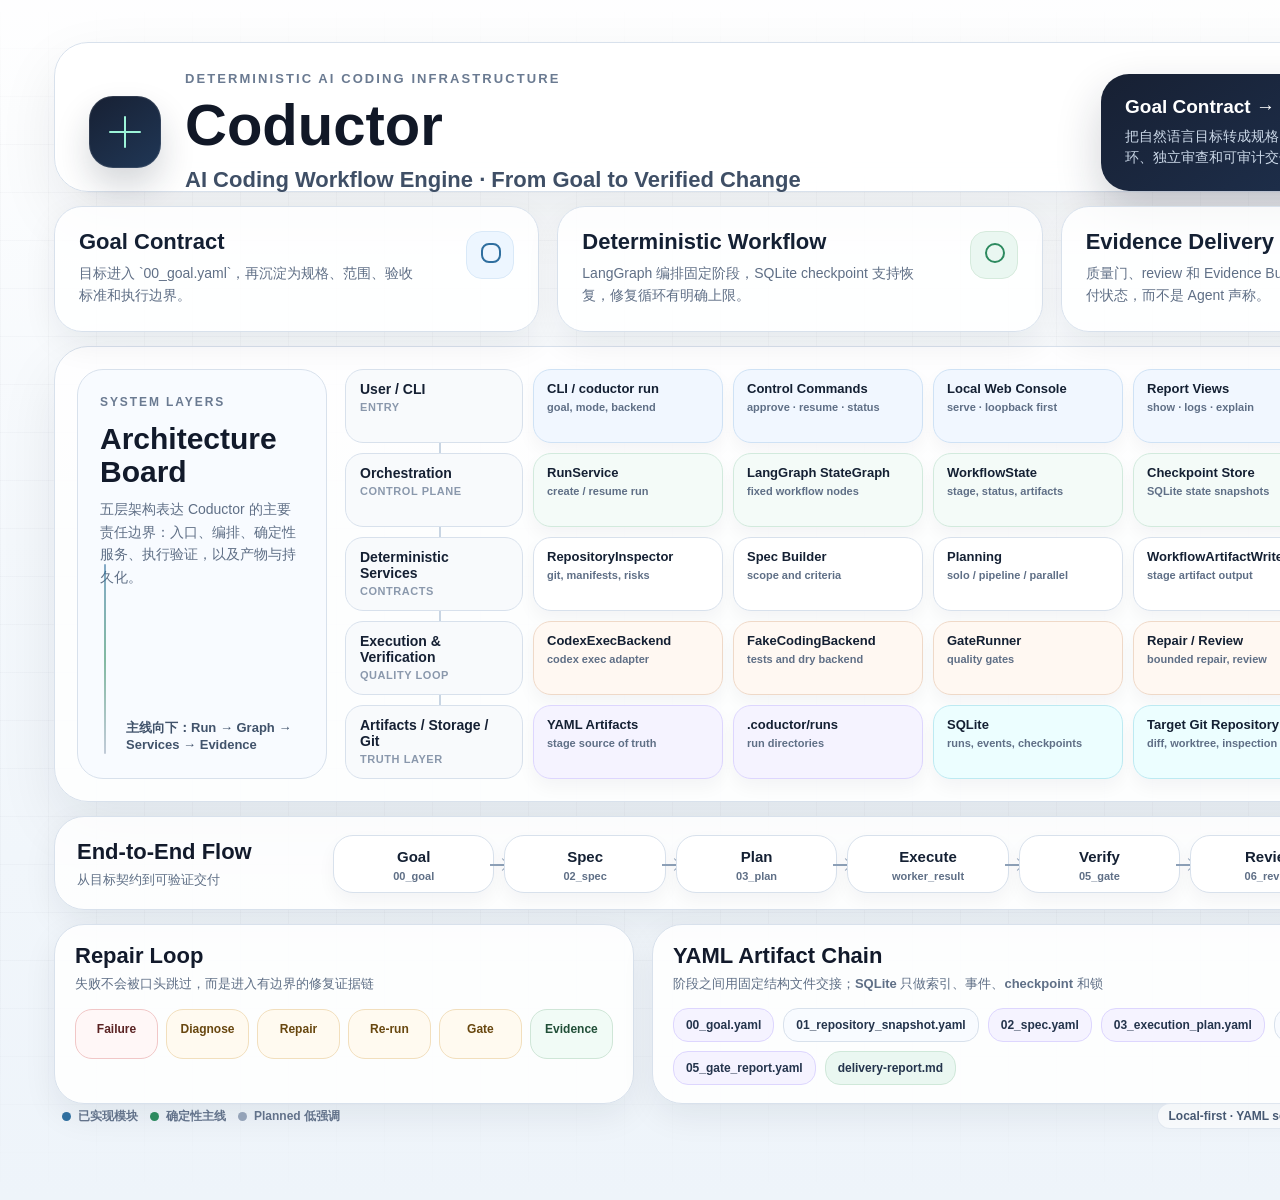
<file: docs/architecture/coductor-architecture-board.html>
<!doctype html>
<html lang="zh-CN">
<head>
  <meta charset="utf-8">
  <meta name="viewport" content="width=device-width, initial-scale=1">
  <title>Coductor Architecture Board</title>
  <style>
    :root {
      --ink: #121a2b;
      --muted: #5f6f86;
      --soft: #8a98ac;
      --line: #d8e1ec;
      --line-strong: #c6d2df;
      --paper: #ffffff;
      --canvas: #f5f8fc;
      --navy: #172033;
      --navy-2: #263858;
      --blue: #2f6f9f;
      --cyan: #0f8aa3;
      --green: #2d8a5f;
      --amber: #b7791f;
      --red: #bd5b5b;
      --green-bg: #eaf7f1;
      --blue-bg: #edf6ff;
      --cyan-bg: #eafeff;
      --amber-bg: #fff7dc;
      --red-bg: #fff0f0;
      --violet-bg: #f5f3ff;
      --shadow: 0 24px 60px rgba(16, 24, 40, 0.08);
      --soft-shadow: 0 12px 34px rgba(16, 24, 40, 0.07);
      --font: Inter, -apple-system, BlinkMacSystemFont, "SF Pro Display", "PingFang SC", "Microsoft YaHei", "Noto Sans CJK SC", sans-serif;
    }

    * {
      box-sizing: border-box;
    }

    html,
    body {
      margin: 0;
      background: #eaf0f7;
      color: var(--ink);
      font-family: var(--font);
      letter-spacing: 0;
    }

    body {
      width: 1600px;
      min-height: 1200px;
      overflow: hidden;
    }

    .board {
      position: relative;
      width: 1600px;
      height: 1200px;
      overflow: hidden;
      background:
        linear-gradient(180deg, rgba(255, 255, 255, 0.96), rgba(244, 248, 252, 0.98) 46%, rgba(238, 244, 250, 1)),
        radial-gradient(circle at 84% 11%, rgba(47, 111, 159, 0.10), transparent 28%),
        radial-gradient(circle at 14% 86%, rgba(15, 138, 163, 0.08), transparent 24%);
    }

    .board::before {
      content: "";
      position: absolute;
      inset: 0;
      pointer-events: none;
      background-image:
        linear-gradient(rgba(23, 32, 51, 0.025) 1px, transparent 1px),
        linear-gradient(90deg, rgba(23, 32, 51, 0.025) 1px, transparent 1px);
      background-size: 48px 48px;
      mask-image: linear-gradient(180deg, transparent, black 12%, black 82%, transparent);
    }

    .shell {
      position: absolute;
      inset: 42px 54px 42px 54px;
      display: grid;
      grid-template-rows: 150px 126px 456px 94px 160px 36px;
      gap: 14px;
    }

    .hero {
      position: relative;
      display: grid;
      grid-template-columns: 1fr 430px;
      align-items: center;
      padding: 28px 34px;
      border: 1px solid var(--line);
      border-radius: 34px;
      background: rgba(255, 255, 255, 0.82);
      box-shadow: var(--shadow);
      backdrop-filter: blur(12px);
    }

    .brand {
      display: flex;
      align-items: center;
      gap: 24px;
    }

    .mark {
      position: relative;
      width: 72px;
      height: 72px;
      border-radius: 24px;
      background: linear-gradient(145deg, var(--navy), #203756);
      box-shadow: inset 0 0 0 1px rgba(255, 255, 255, 0.10), 0 18px 34px rgba(23, 32, 51, 0.18);
    }

    .mark::before,
    .mark::after {
      content: "";
      position: absolute;
      left: 20px;
      right: 20px;
      top: 35px;
      height: 2px;
      border-radius: 999px;
      background: #9cf4d8;
    }

    .mark::after {
      top: 20px;
      bottom: 20px;
      left: 35px;
      right: auto;
      width: 2px;
      height: auto;
    }

    .eyebrow {
      margin: 0 0 8px;
      color: #6a7a91;
      font-size: 13px;
      font-weight: 760;
      text-transform: uppercase;
      letter-spacing: 0.16em;
    }

    h1 {
      margin: 0;
      color: #111827;
      font-size: 58px;
      line-height: 1.06;
      font-weight: 820;
    }

    .hero-sub {
      margin: 12px 0 0;
      color: #3f4f66;
      font-size: 22px;
      font-weight: 640;
    }

    .hero-panel {
      justify-self: end;
      width: 410px;
      padding: 22px 24px;
      border-radius: 28px;
      color: #eef6ff;
      background: linear-gradient(145deg, #172033, #213657);
      box-shadow: 0 20px 46px rgba(23, 32, 51, 0.20);
    }

    .hero-panel strong {
      display: block;
      margin-bottom: 8px;
      color: #ffffff;
      font-size: 19px;
      font-weight: 780;
    }

    .hero-panel span {
      display: block;
      color: #cbd8e8;
      font-size: 14px;
      line-height: 1.55;
      font-weight: 560;
    }

    .capabilities {
      display: grid;
      grid-template-columns: repeat(3, 1fr);
      gap: 18px;
    }

    .cap-card {
      position: relative;
      padding: 22px 24px;
      border: 1px solid var(--line);
      border-radius: 28px;
      background: rgba(255, 255, 255, 0.84);
      box-shadow: var(--soft-shadow);
      overflow: hidden;
    }

    .cap-card::after {
      content: "";
      position: absolute;
      top: 24px;
      right: 24px;
      width: 46px;
      height: 46px;
      border-radius: 16px;
      background: var(--blue-bg);
      border: 1px solid #d9e9f8;
    }

    .cap-card:nth-child(2)::after {
      background: var(--green-bg);
      border-color: #d5eadc;
    }

    .cap-card:nth-child(3)::after {
      background: var(--violet-bg);
      border-color: #ddd6fe;
    }

    .cap-icon {
      position: absolute;
      top: 36px;
      right: 37px;
      width: 20px;
      height: 20px;
      z-index: 1;
      border: 2px solid #2f6f9f;
      border-radius: 8px;
    }

    .cap-card:nth-child(2) .cap-icon {
      border-color: var(--green);
      border-radius: 50%;
    }

    .cap-card:nth-child(3) .cap-icon {
      border-color: #6d5bd0;
      transform: rotate(45deg);
    }

    .cap-card h2 {
      margin: 0 0 8px;
      font-size: 22px;
      font-weight: 790;
      color: #142033;
    }

    .cap-card p {
      width: 77%;
      margin: 0;
      color: var(--muted);
      font-size: 14px;
      line-height: 1.55;
      font-weight: 540;
    }

    .architecture {
      display: grid;
      grid-template-columns: 250px 1fr;
      gap: 18px;
      padding: 22px;
      border: 1px solid var(--line);
      border-radius: 34px;
      background: rgba(255, 255, 255, 0.86);
      box-shadow: var(--shadow);
    }

    .arch-label {
      position: relative;
      padding: 22px;
      border-radius: 26px;
      background: #f8fbff;
      border: 1px solid var(--line);
      overflow: hidden;
    }

    .arch-label::after {
      content: "";
      position: absolute;
      left: 26px;
      bottom: 24px;
      width: 2px;
      height: 190px;
      border-radius: 99px;
      background: linear-gradient(180deg, #2f6f9f, #2d8a5f, #9aa8bc);
      opacity: 0.58;
    }

    .arch-label .kicker {
      color: #6a7a91;
      font-size: 12px;
      font-weight: 780;
      letter-spacing: 0.16em;
      text-transform: uppercase;
    }

    .arch-label h2 {
      margin: 12px 0 10px;
      color: #121a2b;
      font-size: 30px;
      line-height: 1.1;
      font-weight: 820;
    }

    .arch-label p {
      margin: 0;
      color: var(--muted);
      font-size: 14px;
      line-height: 1.62;
      font-weight: 540;
    }

    .arch-note {
      position: absolute;
      left: 48px;
      bottom: 26px;
      color: #41536b;
      font-size: 13px;
      font-weight: 690;
    }

    .layers {
      display: grid;
      grid-template-rows: repeat(5, 1fr);
      gap: 10px;
    }

    .layer {
      position: relative;
      display: grid;
      grid-template-columns: 178px repeat(5, minmax(0, 1fr));
      gap: 10px;
      min-height: 72px;
    }

    .layer:not(:last-child)::after {
      content: "";
      position: absolute;
      left: 86px;
      bottom: -10px;
      width: 18px;
      height: 10px;
      background:
        linear-gradient(90deg, transparent 8px, #c8d5e3 8px, #c8d5e3 10px, transparent 10px);
    }

    .lane {
      padding: 11px 14px;
      border-radius: 18px;
      border: 1px solid var(--line);
      background: #f8fafc;
    }

    .lane strong {
      display: block;
      color: #152033;
      font-size: 14px;
      font-weight: 790;
    }

    .lane span {
      display: block;
      margin-top: 4px;
      color: var(--soft);
      font-size: 11px;
      font-weight: 620;
      text-transform: uppercase;
      letter-spacing: 0.05em;
    }

    .module {
      min-width: 0;
      padding: 11px 13px;
      border-radius: 18px;
      border: 1px solid var(--line);
      background: #ffffff;
      box-shadow: 0 8px 18px rgba(15, 23, 42, 0.045);
    }

    .module strong {
      display: block;
      overflow: hidden;
      color: #142033;
      font-size: 13px;
      font-weight: 780;
      white-space: nowrap;
      text-overflow: ellipsis;
    }

    .module span {
      display: block;
      overflow: hidden;
      margin-top: 5px;
      color: var(--muted);
      font-size: 11px;
      font-weight: 560;
      white-space: nowrap;
      text-overflow: ellipsis;
    }

    .module.primary {
      background: #f1f7ff;
      border-color: #cfe2f5;
    }

    .module.service {
      background: #f4fbf8;
      border-color: #d2eadd;
    }

    .module.exec {
      background: #fff8f2;
      border-color: #efd9c8;
    }

    .module.data {
      background: #f5f3ff;
      border-color: #ddd6fe;
    }

    .module.store {
      background: #ecfeff;
      border-color: #bdeaf2;
    }

    .module.planned {
      color: #64748b;
      background: #f7f8fa;
      border-color: #cfd6df;
      border-style: dashed;
      box-shadow: none;
    }

    .flow {
      display: grid;
      grid-template-columns: 238px 1fr;
      gap: 18px;
      padding: 18px 22px;
      border: 1px solid var(--line);
      border-radius: 30px;
      background: rgba(255, 255, 255, 0.86);
      box-shadow: var(--soft-shadow);
    }

    .flow-title,
    .bottom-title {
      align-self: center;
    }

    .flow-title strong,
    .bottom-title strong {
      display: block;
      color: #121a2b;
      font-size: 22px;
      font-weight: 820;
    }

    .flow-title span,
    .bottom-title span {
      display: block;
      margin-top: 6px;
      color: var(--muted);
      font-size: 13px;
      font-weight: 560;
    }

    .flow-steps {
      display: grid;
      grid-template-columns: repeat(7, 1fr);
      align-items: center;
      gap: 10px;
    }

    .step {
      position: relative;
      padding: 12px 12px 10px;
      border-radius: 20px;
      border: 1px solid var(--line);
      background: #ffffff;
      text-align: center;
      box-shadow: 0 8px 18px rgba(15, 23, 42, 0.045);
    }

    .step:not(:last-child)::after {
      content: "";
      position: absolute;
      top: 50%;
      right: -13px;
      width: 16px;
      height: 1.5px;
      background: #8da0b7;
    }

    .step:not(:last-child)::before {
      content: "";
      position: absolute;
      top: calc(50% - 4px);
      right: -14px;
      width: 8px;
      height: 8px;
      border-top: 1.5px solid #8da0b7;
      border-right: 1.5px solid #8da0b7;
      transform: rotate(45deg);
    }

    .step b {
      display: block;
      color: #142033;
      font-size: 15px;
      font-weight: 800;
    }

    .step small {
      display: block;
      margin-top: 5px;
      color: var(--muted);
      font-size: 11px;
      font-weight: 620;
    }

    .bottom-grid {
      display: grid;
      grid-template-columns: 0.96fr 1.48fr;
      gap: 18px;
    }

    .repair,
    .artifacts {
      min-width: 0;
      padding: 18px 20px;
      border: 1px solid var(--line);
      border-radius: 30px;
      background: rgba(255, 255, 255, 0.88);
      box-shadow: var(--soft-shadow);
    }

    .repair-track {
      display: grid;
      grid-template-columns: repeat(6, 1fr);
      gap: 8px;
      margin-top: 16px;
    }

    .repair-chip {
      position: relative;
      padding: 12px 8px;
      min-height: 50px;
      border-radius: 17px;
      border: 1px solid #f1c7c7;
      background: #fff7f7;
      color: #5a2323;
      font-size: 12px;
      font-weight: 780;
      text-align: center;
    }

    .repair-chip:nth-child(n+2):not(:last-child) {
      border-color: #f2dfbd;
      background: #fffaf0;
      color: #68470f;
    }

    .repair-chip:last-child {
      border-color: #cfe6d7;
      background: #f1fbf6;
      color: #214f38;
    }

    .artifact-row {
      display: flex;
      flex-wrap: wrap;
      gap: 9px;
      margin-top: 15px;
    }

    .file-pill {
      padding: 9px 12px;
      border-radius: 15px;
      border: 1px solid #d8e1ec;
      background: #f8fbff;
      color: #24344c;
      font-size: 12px;
      font-weight: 720;
      white-space: nowrap;
    }

    .file-pill.key {
      background: #f5f3ff;
      border-color: #ddd6fe;
    }

    .file-pill.final {
      background: #eaf7f1;
      border-color: #cfe8d9;
    }

    .footer {
      display: flex;
      align-items: center;
      justify-content: space-between;
      padding: 0 8px;
      color: #62728a;
      font-size: 12px;
      font-weight: 650;
    }

    .legend {
      display: flex;
      align-items: center;
      gap: 12px;
    }

    .legend span {
      display: inline-flex;
      align-items: center;
      gap: 7px;
    }

    .dot {
      width: 9px;
      height: 9px;
      border-radius: 999px;
      background: var(--green);
    }

    .dot.blue {
      background: var(--blue);
    }

    .dot.gray {
      background: #94a3b8;
    }

    .badge {
      display: inline-flex;
      align-items: center;
      padding: 5px 10px;
      border-radius: 999px;
      border: 1px solid rgba(216, 225, 236, 0.72);
      background: rgba(255, 255, 255, 0.62);
      color: #465872;
      font-size: 12px;
      font-weight: 700;
    }
  </style>
</head>
<body>
  <main class="board" aria-label="Coductor architecture board">
    <section class="shell">
      <header class="hero">
        <div class="brand">
          <div class="mark" aria-hidden="true"></div>
          <div>
            <p class="eyebrow">Deterministic AI Coding Infrastructure</p>
            <h1>Coductor</h1>
            <p class="hero-sub">AI Coding Workflow Engine · From Goal to Verified Change</p>
          </div>
        </div>
        <aside class="hero-panel">
          <strong>Goal Contract → Workflow → Evidence</strong>
          <span>把自然语言目标转成规格、计划、任务、质量门、修复闭环、独立审查和可审计交付证据。</span>
        </aside>
      </header>

      <section class="capabilities" aria-label="core capabilities">
        <article class="cap-card">
          <div class="cap-icon" aria-hidden="true"></div>
          <h2>Goal Contract</h2>
          <p>目标进入 `00_goal.yaml`，再沉淀为规格、范围、验收标准和执行边界。</p>
        </article>
        <article class="cap-card">
          <div class="cap-icon" aria-hidden="true"></div>
          <h2>Deterministic Workflow</h2>
          <p>LangGraph 编排固定阶段，SQLite checkpoint 支持恢复，修复循环有明确上限。</p>
        </article>
        <article class="cap-card">
          <div class="cap-icon" aria-hidden="true"></div>
          <h2>Evidence Delivery</h2>
          <p>质量门、review 和 Evidence Bundle 共同决定最终交付状态，而不是 Agent 声称。</p>
        </article>
      </section>

      <section class="architecture" aria-label="main architecture">
        <aside class="arch-label">
          <span class="kicker">System Layers</span>
          <h2>Architecture Board</h2>
          <p>五层架构表达 Coductor 的主要责任边界：入口、编排、确定性服务、执行验证，以及产物与持久化。</p>
          <div class="arch-note">主线向下：Run → Graph → Services → Evidence</div>
        </aside>
        <div class="layers">
          <div class="layer">
            <div class="lane"><strong>User / CLI</strong><span>entry</span></div>
            <div class="module primary"><strong>CLI / coductor run</strong><span>goal, mode, backend</span></div>
            <div class="module primary"><strong>Control Commands</strong><span>approve · resume · status</span></div>
            <div class="module primary"><strong>Local Web Console</strong><span>serve · loopback first</span></div>
            <div class="module primary"><strong>Report Views</strong><span>show · logs · explain</span></div>
            <div class="module primary"><strong>Operator Safety</strong><span>pause · stop · doctor</span></div>
          </div>

          <div class="layer">
            <div class="lane"><strong>Orchestration</strong><span>control plane</span></div>
            <div class="module service"><strong>RunService</strong><span>create / resume run</span></div>
            <div class="module service"><strong>LangGraph StateGraph</strong><span>fixed workflow nodes</span></div>
            <div class="module service"><strong>WorkflowState</strong><span>stage, status, artifacts</span></div>
            <div class="module service"><strong>Checkpoint Store</strong><span>SQLite state snapshots</span></div>
            <div class="module service"><strong>Run Locks</strong><span>control concurrency</span></div>
          </div>

          <div class="layer">
            <div class="lane"><strong>Deterministic Services</strong><span>contracts</span></div>
            <div class="module"><strong>RepositoryInspector</strong><span>git, manifests, risks</span></div>
            <div class="module"><strong>Spec Builder</strong><span>scope and criteria</span></div>
            <div class="module"><strong>Planning</strong><span>solo / pipeline / parallel</span></div>
            <div class="module"><strong>WorkflowArtifactWriter</strong><span>stage artifact output</span></div>
            <div class="module"><strong>ArtifactRepository</strong><span>hash, revision, history</span></div>
          </div>

          <div class="layer">
            <div class="lane"><strong>Execution & Verification</strong><span>quality loop</span></div>
            <div class="module exec"><strong>CodexExecBackend</strong><span>codex exec adapter</span></div>
            <div class="module exec"><strong>FakeCodingBackend</strong><span>tests and dry backend</span></div>
            <div class="module exec"><strong>GateRunner</strong><span>quality gates</span></div>
            <div class="module exec"><strong>Repair / Review</strong><span>bounded repair, review</span></div>
            <div class="module planned"><strong>CodexSdkBackend</strong><span>Planned placeholder</span></div>
          </div>

          <div class="layer">
            <div class="lane"><strong>Artifacts / Storage / Git</strong><span>truth layer</span></div>
            <div class="module data"><strong>YAML Artifacts</strong><span>stage source of truth</span></div>
            <div class="module data"><strong>.coductor/runs</strong><span>run directories</span></div>
            <div class="module store"><strong>SQLite</strong><span>runs, events, checkpoints</span></div>
            <div class="module store"><strong>Target Git Repository</strong><span>diff, worktree, inspection</span></div>
            <div class="module data"><strong>Evidence / Report</strong><span>07_evidence, report.md</span></div>
          </div>
        </div>
      </section>

      <section class="flow" aria-label="end to end flow">
        <div class="flow-title">
          <strong>End-to-End Flow</strong>
          <span>从目标契约到可验证交付</span>
        </div>
        <div class="flow-steps">
          <div class="step"><b>Goal</b><small>00_goal</small></div>
          <div class="step"><b>Spec</b><small>02_spec</small></div>
          <div class="step"><b>Plan</b><small>03_plan</small></div>
          <div class="step"><b>Execute</b><small>worker_result</small></div>
          <div class="step"><b>Verify</b><small>05_gate</small></div>
          <div class="step"><b>Review</b><small>06_review</small></div>
          <div class="step"><b>Deliver</b><small>Evidence</small></div>
        </div>
      </section>

      <section class="bottom-grid">
        <article class="repair">
          <div class="bottom-title">
            <strong>Repair Loop</strong>
            <span>失败不会被口头跳过，而是进入有边界的修复证据链</span>
          </div>
          <div class="repair-track" aria-label="repair loop">
            <div class="repair-chip">Failure</div>
            <div class="repair-chip">Diagnose</div>
            <div class="repair-chip">Repair</div>
            <div class="repair-chip">Re-run</div>
            <div class="repair-chip">Gate</div>
            <div class="repair-chip">Evidence</div>
          </div>
        </article>

        <article class="artifacts">
          <div class="bottom-title">
            <strong>YAML Artifact Chain</strong>
            <span>阶段之间用固定结构文件交接；SQLite 只做索引、事件、checkpoint 和锁</span>
          </div>
          <div class="artifact-row" aria-label="artifact chain">
            <span class="file-pill key">00_goal.yaml</span>
            <span class="file-pill">01_repository_snapshot.yaml</span>
            <span class="file-pill key">02_spec.yaml</span>
            <span class="file-pill key">03_execution_plan.yaml</span>
            <span class="file-pill">tasks/T###</span>
            <span class="file-pill">worker_result</span>
            <span class="file-pill key">05_gate_report.yaml</span>
            <span class="file-pill final">delivery-report.md</span>
          </div>
        </article>
      </section>

      <footer class="footer">
        <div class="legend">
          <span><i class="dot blue"></i>已实现模块</span>
          <span><i class="dot"></i>确定性主线</span>
          <span><i class="dot gray"></i>Planned 低强调</span>
        </div>
        <span class="badge">Local-first · YAML source of truth · Evidence-driven completion</span>
      </footer>
    </section>
  </main>
</body>
</html>
</file>
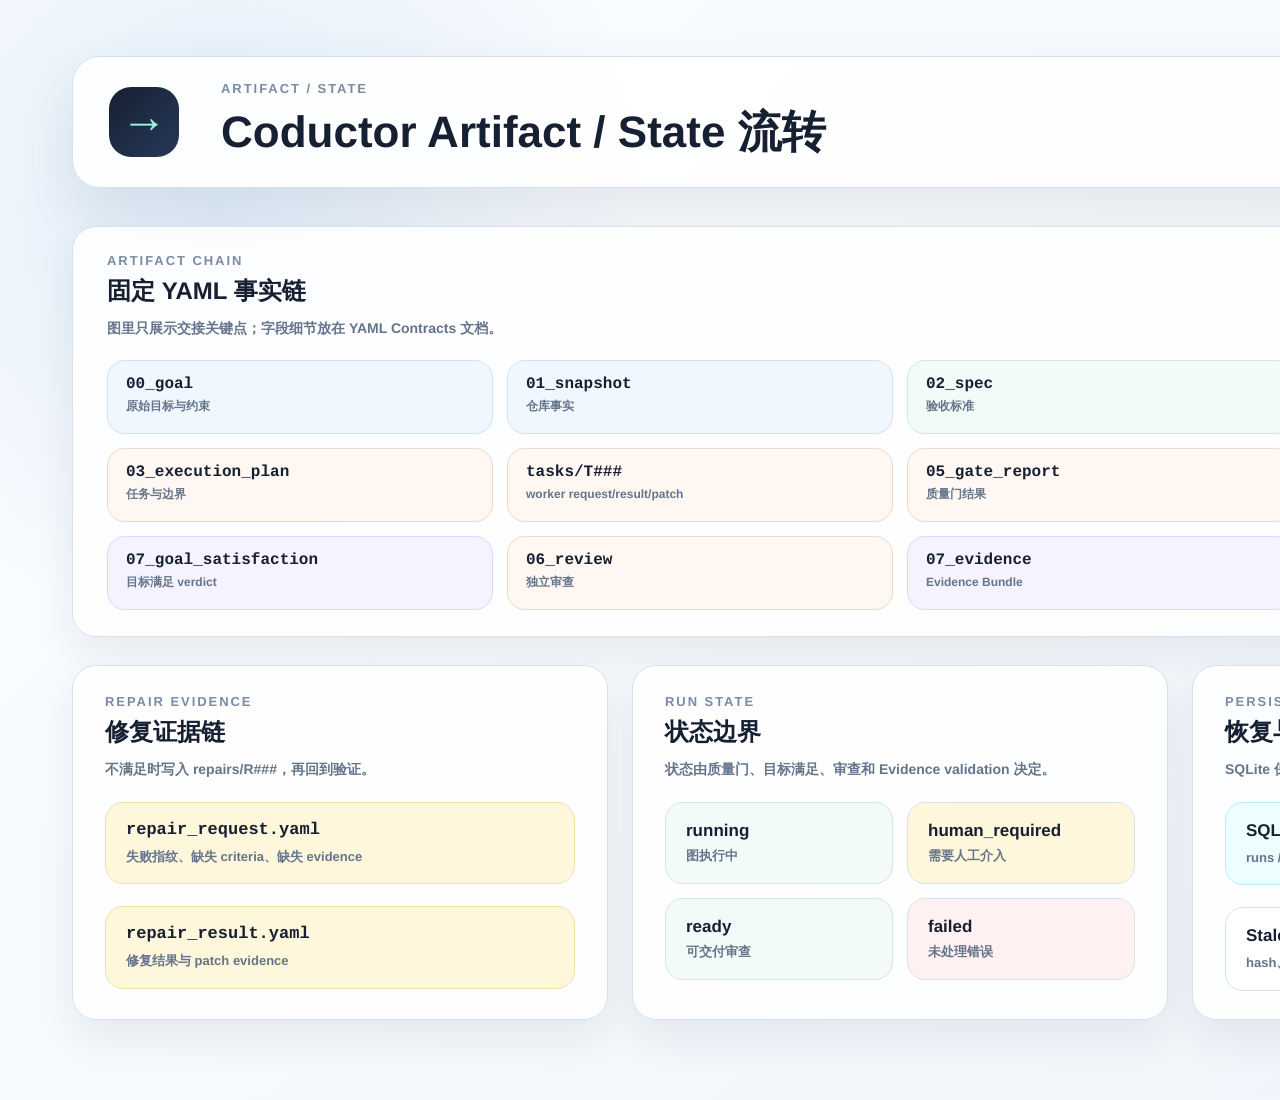
<file: docs/architecture/coductor-artifact-state-flow.html>
<!doctype html>
<html lang="zh-CN">
  <head>
    <meta charset="utf-8" />
    <meta name="viewport" content="width=1800, initial-scale=1" />
    <title>Coductor Artifact / State 流转</title>
    <link rel="stylesheet" href="./diagram.css" />
    <style>
      .artifact-main {
        margin-top: 38px;
        padding: 26px 34px;
      }

      .artifact-grid {
        margin-top: 22px;
        display: grid;
        grid-template-columns: repeat(4, minmax(0, 1fr));
        gap: 14px;
      }

      .artifact-grid .card {
        height: 74px;
        padding: 14px 18px;
      }

      .artifact-grid .card h3 {
        font-size: 16px;
      }

      .artifact-grid .card p {
        margin-top: 5px;
        font-size: 12px;
      }

      .support {
        margin-top: 28px;
        display: grid;
        grid-template-columns: 1fr 1fr 1fr;
        gap: 24px;
      }

      .state-grid {
        margin-top: 22px;
        display: grid;
        grid-template-columns: repeat(2, minmax(0, 1fr));
        gap: 14px;
      }
    </style>
  </head>
  <body>
    <main class="board">
      <header class="hero">
        <div class="mark">→</div>
        <div>
          <p class="kicker">Artifact / State</p>
          <h1>Coductor Artifact / State 流转</h1>
        </div>
        <div class="badge">下游事实来源是 YAML Artifact，不是自由文本</div>
      </header>

      <section class="panel artifact-main">
        <p class="kicker">Artifact Chain</p>
        <h2 class="panel-title">固定 YAML 事实链</h2>
        <p class="panel-note">图里只展示交接关键点；字段细节放在 YAML Contracts 文档。</p>
        <div class="artifact-grid">
          <div class="card blue">
            <h3 class="mono">00_goal</h3>
            <p>原始目标与约束</p>
          </div>
          <div class="card blue">
            <h3 class="mono">01_snapshot</h3>
            <p>仓库事实</p>
          </div>
          <div class="card green">
            <h3 class="mono">02_spec</h3>
            <p>验收标准</p>
          </div>
          <div class="card green">
            <h3 class="mono">03_verification_plan</h3>
            <p>证据路径</p>
          </div>
          <div class="card amber">
            <h3 class="mono">03_execution_plan</h3>
            <p>任务与边界</p>
          </div>
          <div class="card amber">
            <h3 class="mono">tasks/T###</h3>
            <p>worker request/result/patch</p>
          </div>
          <div class="card amber">
            <h3 class="mono">05_gate_report</h3>
            <p>质量门结果</p>
          </div>
          <div class="card violet">
            <h3 class="mono">tool_runs/*</h3>
            <p>工具请求与结果</p>
          </div>
          <div class="card violet">
            <h3 class="mono">07_goal_satisfaction</h3>
            <p>目标满足 verdict</p>
          </div>
          <div class="card amber">
            <h3 class="mono">06_review</h3>
            <p>独立审查</p>
          </div>
          <div class="card violet">
            <h3 class="mono">07_evidence</h3>
            <p>Evidence Bundle</p>
          </div>
          <div class="card">
            <h3 class="mono">08_release_manifest</h3>
            <p>人工 release 交接</p>
          </div>
        </div>
      </section>

      <section class="support">
        <div class="panel panel-pad">
          <p class="kicker">Repair Evidence</p>
          <h2 class="panel-title">修复证据链</h2>
          <p class="panel-note">不满足时写入 repairs/R###，再回到验证。</p>
          <div class="grid" style="margin-top: 22px">
            <div class="card warn">
              <h3 class="mono">repair_request.yaml</h3>
              <p>失败指纹、缺失 criteria、缺失 evidence</p>
            </div>
            <div class="card warn">
              <h3 class="mono">repair_result.yaml</h3>
              <p>修复结果与 patch evidence</p>
            </div>
          </div>
        </div>

        <div class="panel panel-pad">
          <p class="kicker">Run State</p>
          <h2 class="panel-title">状态边界</h2>
          <p class="panel-note">状态由质量门、目标满足、审查和 Evidence validation 决定。</p>
          <div class="state-grid">
            <div class="decision green">
              <strong>running</strong>
              <span>图执行中</span>
            </div>
            <div class="decision warn">
              <strong>human_required</strong>
              <span>需要人工介入</span>
            </div>
            <div class="decision green">
              <strong>ready</strong>
              <span>可交付审查</span>
            </div>
            <div class="decision red">
              <strong>failed</strong>
              <span>未处理错误</span>
            </div>
          </div>
        </div>

        <div class="panel panel-pad">
          <p class="kicker">Persistence</p>
          <h2 class="panel-title">恢复与防覆盖</h2>
          <p class="panel-note">SQLite 保存索引和锁；resume 会校验 Artifact lineage。</p>
          <div class="grid" style="margin-top: 22px">
            <div class="card cyan">
              <h3>SQLite</h3>
              <p>runs / events / checkpoints / run_locks</p>
            </div>
            <div class="card">
              <h3>Stale Guard</h3>
              <p>hash、revision、inputs 不匹配则 human_required</p>
            </div>
          </div>
        </div>
      </section>

    </main>
  </body>
</html>
</file>
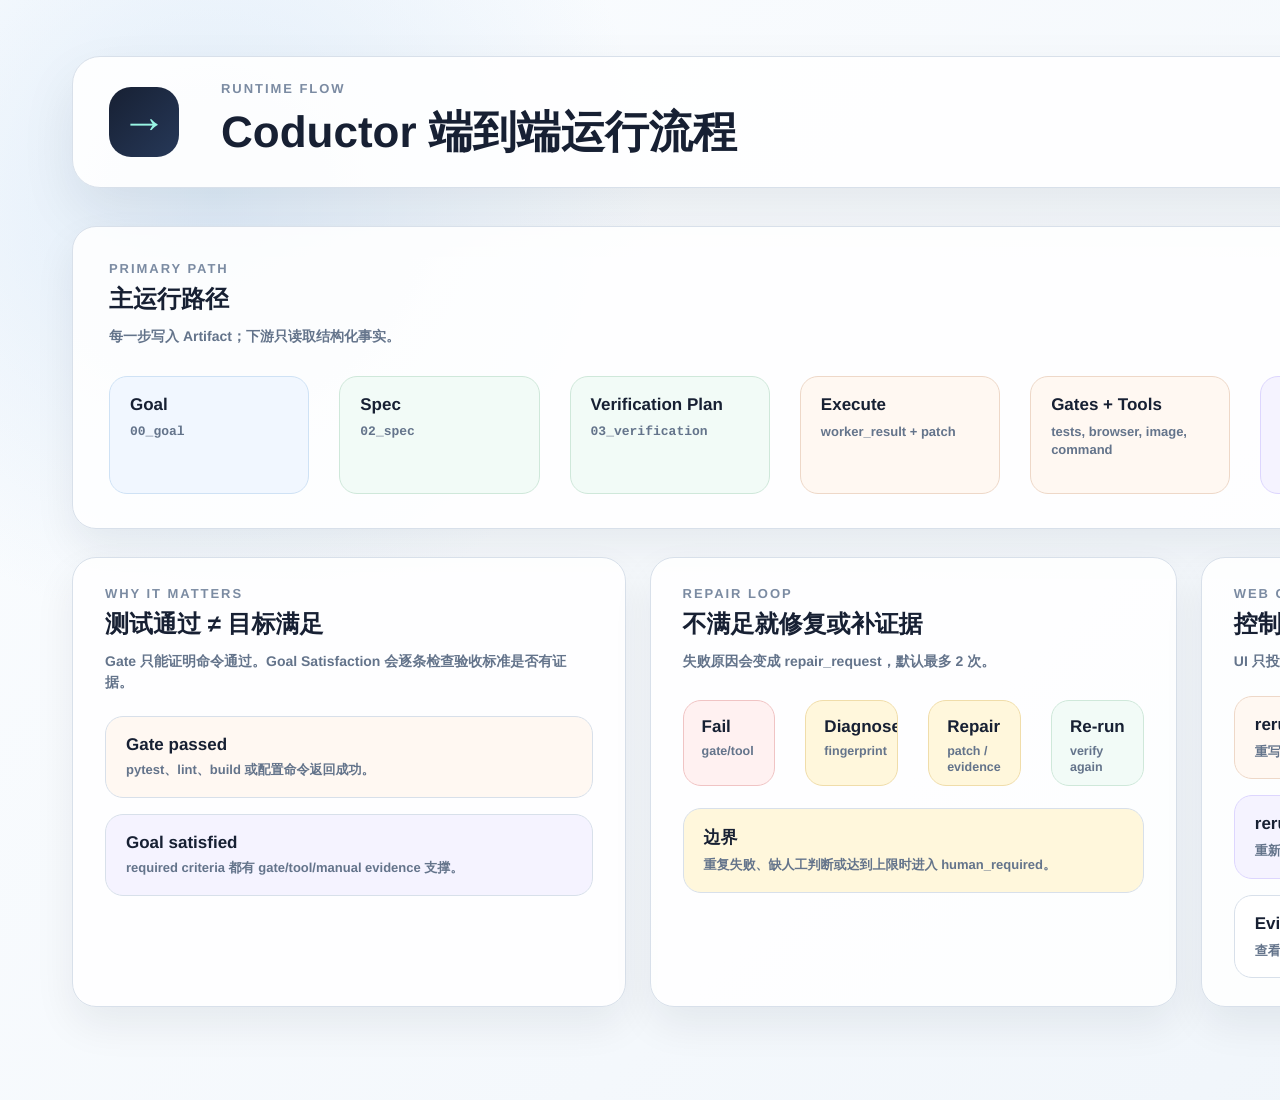
<file: docs/architecture/coductor-runtime-flow.html>
<!doctype html>
<html lang="zh-CN">
  <head>
    <meta charset="utf-8" />
    <meta name="viewport" content="width=1800, initial-scale=1" />
    <title>Coductor 端到端运行流程</title>
    <link rel="stylesheet" href="./diagram.css" />
    <style>
      .flow-panel {
        margin-top: 38px;
        padding: 34px 36px;
      }

      .runtime-flow {
        --cols: 7;
        margin-top: 30px;
      }

      .runtime-flow .card {
        height: 118px;
      }

      .lower {
        margin-top: 28px;
        display: grid;
        grid-template-columns: 1.05fr 1fr 1fr;
        gap: 24px;
      }

      .repair-flow {
        margin-top: 28px;
        --cols: 4;
      }

      .mini-grid {
        margin-top: 24px;
        display: grid;
        gap: 16px;
      }
    </style>
  </head>
  <body>
    <main class="board">
      <header class="hero">
        <div class="mark">→</div>
        <div>
          <p class="kicker">Runtime Flow</p>
          <h1>Coductor 端到端运行流程</h1>
        </div>
        <div class="badge">测试通过之后，还要证明目标满足</div>
      </header>

      <section class="panel flow-panel">
        <p class="kicker">Primary Path</p>
        <h2 class="panel-title">主运行路径</h2>
        <p class="panel-note">每一步写入 Artifact；下游只读取结构化事实。</p>
        <div class="flow runtime-flow">
          <div class="step card blue">
            <h3>Goal</h3>
            <p class="mono">00_goal</p>
          </div>
          <div class="step card green">
            <h3>Spec</h3>
            <p class="mono">02_spec</p>
          </div>
          <div class="step card green">
            <h3>Verification Plan</h3>
            <p class="mono">03_verification</p>
          </div>
          <div class="step card amber">
            <h3>Execute</h3>
            <p>worker_result + patch</p>
          </div>
          <div class="step card amber">
            <h3>Gates + Tools</h3>
            <p>tests, browser, image, command</p>
          </div>
          <div class="step card violet">
            <h3>Satisfaction</h3>
            <p class="mono">07_satisfaction</p>
          </div>
          <div class="step card violet">
            <h3>Evidence</h3>
            <p>review + bundle + report</p>
          </div>
        </div>
      </section>

      <section class="lower">
        <div class="panel panel-pad">
          <p class="kicker">Why It Matters</p>
          <h2 class="panel-title">测试通过 ≠ 目标满足</h2>
          <p class="panel-note">Gate 只能证明命令通过。Goal Satisfaction 会逐条检查验收标准是否有证据。</p>
          <div class="mini-grid">
            <div class="decision amber">
              <strong>Gate passed</strong>
              <span>pytest、lint、build 或配置命令返回成功。</span>
            </div>
            <div class="decision violet">
              <strong>Goal satisfied</strong>
              <span>required criteria 都有 gate/tool/manual evidence 支撑。</span>
            </div>
          </div>
        </div>

        <div class="panel panel-pad">
          <p class="kicker">Repair Loop</p>
          <h2 class="panel-title">不满足就修复或补证据</h2>
          <p class="panel-note">失败原因会变成 repair_request，默认最多 2 次。</p>
          <div class="flow repair-flow">
            <div class="step card red compact-card">
              <h3>Fail</h3>
              <p>gate/tool</p>
            </div>
            <div class="step card warn compact-card">
              <h3>Diagnose</h3>
              <p>fingerprint</p>
            </div>
            <div class="step card warn compact-card">
              <h3>Repair</h3>
              <p>patch / evidence</p>
            </div>
            <div class="step card green compact-card">
              <h3>Re-run</h3>
              <p>verify again</p>
            </div>
          </div>
          <div class="decision warn" style="margin-top: 22px">
            <strong>边界</strong>
            <span>重复失败、缺人工判断或达到上限时进入 human_required。</span>
          </div>
        </div>

        <div class="panel panel-pad">
          <p class="kicker">Web Goal Loop</p>
          <h2 class="panel-title">控制台可重跑验证</h2>
          <p class="panel-note">UI 只投影 Artifact，不替代事实源。</p>
          <div class="mini-grid">
            <div class="card amber">
              <h3>rerun-tool-checks</h3>
              <p>重写 tool_runs/*/tool_result.yaml</p>
            </div>
            <div class="card violet">
              <h3>rerun-satisfaction</h3>
              <p>重新评估目标满足度</p>
            </div>
            <div class="card">
              <h3>Evidence / Release</h3>
              <p>查看交付依据和 manifest</p>
            </div>
          </div>
        </div>
      </section>

    </main>
  </body>
</html>
</file>
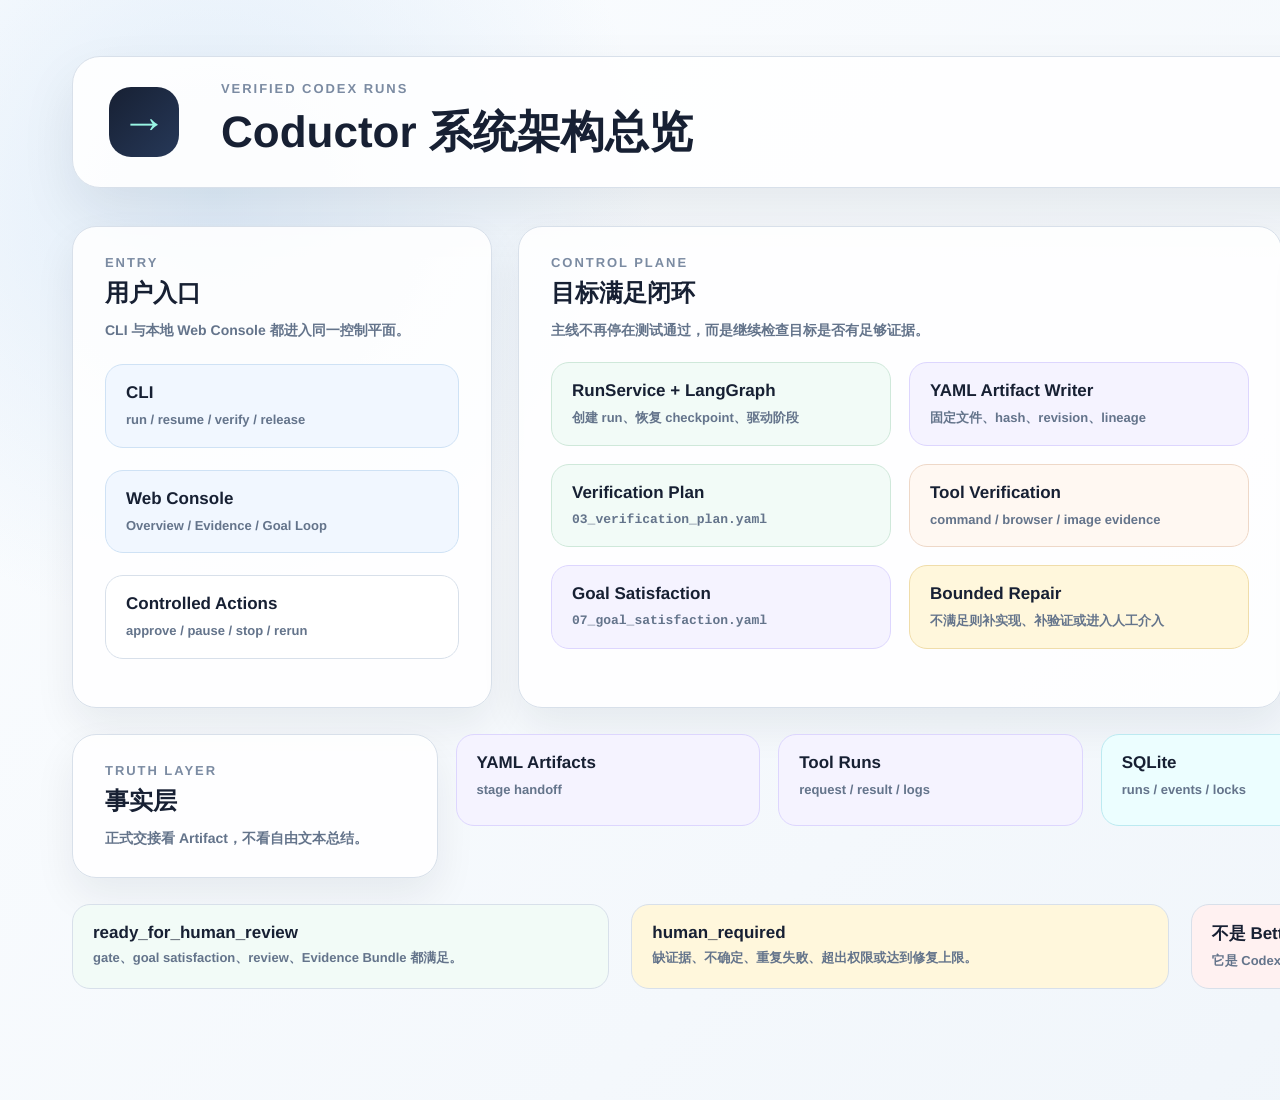
<file: docs/architecture/coductor-system-overview.html>
<!doctype html>
<html lang="zh-CN">
  <head>
    <meta charset="utf-8" />
    <meta name="viewport" content="width=1800, initial-scale=1" />
    <title>Coductor 系统架构总览</title>
    <link rel="stylesheet" href="./diagram.css" />
    <style>
      .main {
        margin-top: 38px;
        display: grid;
        grid-template-columns: 420px 1fr 420px;
        gap: 26px;
      }

      .center-flow {
        display: grid;
        grid-template-columns: repeat(2, minmax(0, 1fr));
        gap: 18px;
        margin-top: 22px;
      }

      .truth {
        margin-top: 26px;
        display: grid;
        grid-template-columns: 1.2fr repeat(4, minmax(0, 1fr));
        gap: 18px;
      }

      .truth .card {
        height: 92px;
      }

      .decision-row {
        margin-top: 26px;
        display: grid;
        grid-template-columns: repeat(3, minmax(0, 1fr));
        gap: 22px;
      }
    </style>
  </head>
  <body>
    <main class="board">
      <header class="hero">
        <div class="mark">→</div>
        <div>
          <p class="kicker">Verified Codex Runs</p>
          <h1>Coductor 系统架构总览</h1>
        </div>
        <div class="badge">Codex 负责实现；Coductor 负责证据与边界</div>
      </header>

      <section class="main">
        <div class="panel panel-pad">
          <p class="kicker">Entry</p>
          <h2 class="panel-title">用户入口</h2>
          <p class="panel-note">CLI 与本地 Web Console 都进入同一控制平面。</p>
          <div class="grid" style="margin-top: 24px">
            <div class="card blue">
              <h3>CLI</h3>
              <p>run / resume / verify / release</p>
            </div>
            <div class="card blue">
              <h3>Web Console</h3>
              <p>Overview / Evidence / Goal Loop</p>
            </div>
            <div class="card">
              <h3>Controlled Actions</h3>
              <p>approve / pause / stop / rerun</p>
            </div>
          </div>
        </div>

        <div class="panel panel-pad">
          <p class="kicker">Control Plane</p>
          <h2 class="panel-title">目标满足闭环</h2>
          <p class="panel-note">主线不再停在测试通过，而是继续检查目标是否有足够证据。</p>
          <div class="center-flow">
            <div class="card green">
              <h3>RunService + LangGraph</h3>
              <p>创建 run、恢复 checkpoint、驱动阶段</p>
            </div>
            <div class="card violet">
              <h3>YAML Artifact Writer</h3>
              <p>固定文件、hash、revision、lineage</p>
            </div>
            <div class="card green">
              <h3>Verification Plan</h3>
              <p class="mono">03_verification_plan.yaml</p>
            </div>
            <div class="card amber">
              <h3>Tool Verification</h3>
              <p>command / browser / image evidence</p>
            </div>
            <div class="card violet">
              <h3>Goal Satisfaction</h3>
              <p class="mono">07_goal_satisfaction.yaml</p>
            </div>
            <div class="card warn">
              <h3>Bounded Repair</h3>
              <p>不满足则补实现、补验证或进入人工介入</p>
            </div>
          </div>
        </div>

        <div class="panel panel-pad">
          <p class="kicker">Execution</p>
          <h2 class="panel-title">执行后端</h2>
          <p class="panel-note">后端可以是 Codex CLI 或 fake；结构化结果由本地写入。</p>
          <div class="grid" style="margin-top: 24px">
            <div class="card amber">
              <h3>CodexExecBackend</h3>
              <p>默认真实执行路径</p>
            </div>
            <div class="card amber">
              <h3>FakeBackend</h3>
              <p>离线 smoke 与测试</p>
            </div>
            <div class="card">
              <h3>codex_sdk</h3>
              <p>实验占位边界，不作为默认能力</p>
            </div>
          </div>
        </div>
      </section>

      <section class="truth">
        <div class="panel panel-pad">
          <p class="kicker">Truth Layer</p>
          <h2 class="panel-title">事实层</h2>
          <p class="panel-note">正式交接看 Artifact，不看自由文本总结。</p>
        </div>
        <div class="card violet">
          <h3>YAML Artifacts</h3>
          <p>stage handoff</p>
        </div>
        <div class="card violet">
          <h3>Tool Runs</h3>
          <p>request / result / logs</p>
        </div>
        <div class="card cyan">
          <h3>SQLite</h3>
          <p>runs / events / locks</p>
        </div>
        <div class="card">
          <h3>Target Repo</h3>
          <p>diff / patch evidence</p>
        </div>
      </section>

      <section class="decision-row">
        <div class="decision green">
          <strong>ready_for_human_review</strong>
          <span>gate、goal satisfaction、review、Evidence Bundle 都满足。</span>
        </div>
        <div class="decision warn">
          <strong>human_required</strong>
          <span>缺证据、不确定、重复失败、超出权限或达到修复上限。</span>
        </div>
        <div class="decision red">
          <strong>不是 Better Codex</strong>
          <span>它是 Codex run 的验证、恢复和交接控制层。</span>
        </div>
      </section>
    </main>
  </body>
</html>
</file>
<file: docs/architecture/diagram.css>
* {
  box-sizing: border-box;
}

html,
body {
  width: 1800px;
  height: 1100px;
  margin: 0;
  overflow: hidden;
  background: #eef4fa;
}

body {
  font-family: "Inter", "SF Pro Display", "PingFang SC", "Microsoft YaHei",
    "Noto Sans CJK SC", sans-serif;
  color: #172033;
  text-rendering: geometricPrecision;
}

.board {
  position: relative;
  width: 1800px;
  height: 1100px;
  padding: 56px 72px 64px;
  overflow: hidden;
  background:
    radial-gradient(circle at 12% 18%, rgba(207, 226, 245, 0.62), transparent 24%),
    linear-gradient(135deg, #fbfdff 0%, #f4f8fc 58%, #eef4fa 100%);
}

.hero {
  height: 132px;
  display: grid;
  grid-template-columns: 84px 1fr auto;
  align-items: center;
  gap: 28px;
  padding: 24px 36px;
  border: 1px solid #d8e0ea;
  border-radius: 28px;
  background: rgba(255, 255, 255, 0.9);
  box-shadow: 0 24px 55px rgba(15, 23, 42, 0.08);
}

.mark {
  width: 70px;
  height: 70px;
  border-radius: 22px;
  display: grid;
  place-items: center;
  color: #99f6e4;
  background: linear-gradient(135deg, #172033, #263858);
  font-size: 46px;
  line-height: 1;
}

.kicker {
  margin: 0 0 8px;
  color: #7b8ba2;
  font-size: 13px;
  font-weight: 780;
  letter-spacing: 0.15em;
  text-transform: uppercase;
}

h1,
h2,
h3,
p {
  margin: 0;
}

h1 {
  font-size: 44px;
  font-weight: 820;
  letter-spacing: 0;
}

.subtitle {
  color: #506176;
  font-size: 18px;
  font-weight: 650;
}

.badge {
  max-width: 560px;
  padding: 13px 24px;
  border-radius: 999px;
  color: #eaf2ff;
  background: #172033;
  font-size: 14px;
  font-weight: 760;
  white-space: nowrap;
}

.panel {
  border: 1px solid #d8e0ea;
  border-radius: 24px;
  background: rgba(255, 255, 255, 0.88);
  box-shadow: 0 18px 42px rgba(15, 23, 42, 0.07);
  overflow: hidden;
}

.panel-pad {
  padding: 28px 32px;
}

.panel-title {
  margin-top: 8px;
  font-size: 24px;
  font-weight: 820;
  letter-spacing: 0;
}

.panel-note {
  margin-top: 10px;
  color: #64748b;
  font-size: 14px;
  font-weight: 620;
  line-height: 1.45;
}

.grid {
  display: grid;
  gap: 22px;
}

.card {
  min-width: 0;
  min-height: 0;
  padding: 18px 20px;
  border: 1px solid #d8e0ea;
  border-radius: 18px;
  background: #ffffff;
  overflow: hidden;
}

.card h3 {
  font-size: 17px;
  font-weight: 790;
  letter-spacing: 0;
}

.card p {
  margin-top: 8px;
  color: #64748b;
  font-size: 13px;
  font-weight: 620;
  line-height: 1.35;
}

.blue {
  background: #f1f7ff;
  border-color: #cfe2f5;
}

.green {
  background: #f2fbf7;
  border-color: #cfe8da;
}

.amber {
  background: #fff8f2;
  border-color: #eed8c8;
}

.violet {
  background: #f5f3ff;
  border-color: #ddd6fe;
}

.cyan {
  background: #ecfeff;
  border-color: #bceaf1;
}

.warn {
  background: #fff7dc;
  border-color: #f0ddaa;
}

.red {
  background: #fff1f1;
  border-color: #f0c4c4;
}

.flow {
  display: grid;
  grid-template-columns: repeat(var(--cols), minmax(0, 1fr));
  gap: 30px;
  align-items: stretch;
}

.step {
  position: relative;
}

.step:not(:last-child)::after {
  content: "";
  position: absolute;
  top: 50%;
  right: -24px;
  width: 18px;
  height: 2px;
  background: #7d8da4;
}

.step:not(:last-child)::before {
  content: "";
  position: absolute;
  top: calc(50% - 5px);
  right: -28px;
  width: 0;
  height: 0;
  border-top: 6px solid transparent;
  border-bottom: 6px solid transparent;
  border-left: 8px solid #7d8da4;
}

.compact-card {
  height: 86px;
  padding: 16px 18px;
}

.compact-card p {
  margin-top: 6px;
  font-size: 12.5px;
}

.decision {
  padding: 18px 20px;
  border-radius: 18px;
  border: 1px solid #d8e0ea;
}

.decision strong {
  display: block;
  margin-bottom: 6px;
  font-size: 17px;
}

.decision span {
  color: #64748b;
  font-size: 13px;
  font-weight: 620;
  line-height: 1.35;
}

.mono {
  font-family: "SFMono-Regular", "SF Mono", ui-monospace, Menlo, Consolas, monospace;
  overflow-wrap: anywhere;
}

.footer-note {
  padding: 20px 28px;
  border: 1px solid #d8e0ea;
  border-radius: 22px;
  background: rgba(255, 255, 255, 0.88);
  color: #172033;
  font-size: 22px;
  font-weight: 780;
  line-height: 1.3;
}

.muted {
  color: #64748b;
}
</file>
